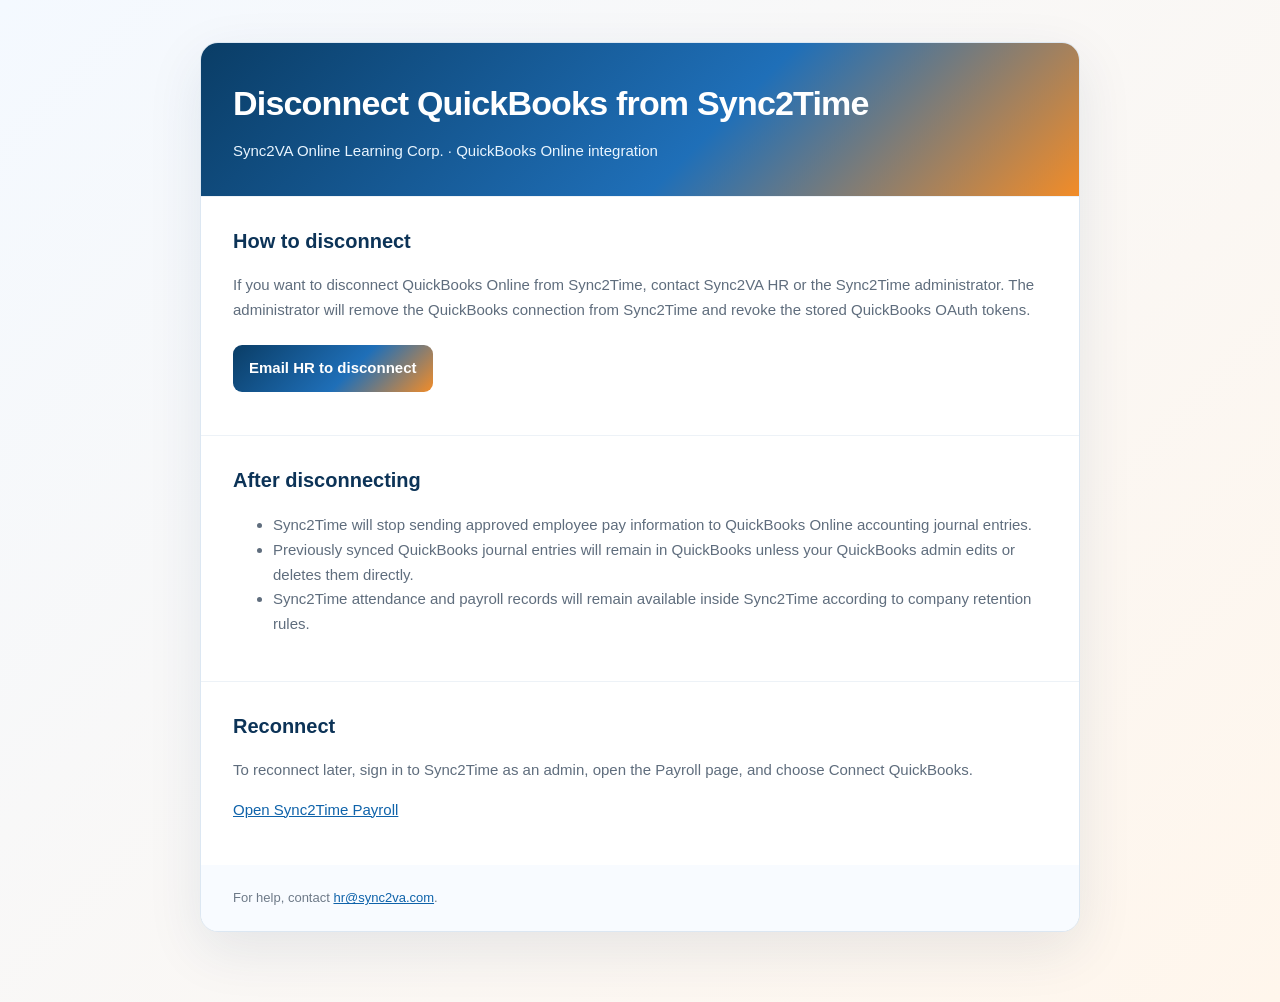
<file: quickbooks-disconnect.html>
<!doctype html>
<html lang="en">
<head>
  <meta charset="UTF-8" />
  <meta name="viewport" content="width=device-width, initial-scale=1.0" />
  <title>Disconnect QuickBooks from Sync2Time</title>
  <style>
    :root{--blue:#0a3d66;--orange:#f28c28;--ink:#172235;--muted:#5f6d7d;--line:#dce7f2}
    body{margin:0;font-family:Arial,Helvetica,sans-serif;background:linear-gradient(135deg,#f4f9ff,#fff6ec);color:var(--ink);line-height:1.65}
    main{max-width:880px;margin:0 auto;padding:42px 22px 70px}
    .card{background:#fff;border:1px solid var(--line);border-radius:18px;box-shadow:0 18px 55px #163a5d18;overflow:hidden}
    header{padding:32px;background:linear-gradient(135deg,var(--blue),#1f6fb8 58%,var(--orange));color:#fff}
    h1{margin:0 0 8px;font-size:34px;letter-spacing:-.8px}
    header p{margin:0;color:#e9f5ff}
    section{padding:28px 32px;border-top:1px solid #edf2f7}
    h2{font-size:20px;margin:0 0 10px;color:#0c3357}
    p,li{font-size:15px;color:var(--muted)}
    a{color:#0f63aa}
    .button{display:inline-block;background:linear-gradient(135deg,#0a3d66,#1f6fb8 58%,#f28c28);color:#fff;text-decoration:none;border-radius:9px;padding:11px 16px;font-weight:700;margin-top:8px}
    footer{padding:22px 32px;color:#6e7a88;font-size:13px;background:#f8fbff}
  </style>
</head>
<body>
  <main>
    <article class="card">
      <header>
        <h1>Disconnect QuickBooks from Sync2Time</h1>
        <p>Sync2VA Online Learning Corp. · QuickBooks Online integration</p>
      </header>

      <section>
        <h2>How to disconnect</h2>
        <p>If you want to disconnect QuickBooks Online from Sync2Time, contact Sync2VA HR or the Sync2Time administrator. The administrator will remove the QuickBooks connection from Sync2Time and revoke the stored QuickBooks OAuth tokens.</p>
        <p><a class="button" href="mailto:hr@sync2va.com?subject=Disconnect%20QuickBooks%20from%20Sync2Time">Email HR to disconnect</a></p>
      </section>

      <section>
        <h2>After disconnecting</h2>
        <ul>
          <li>Sync2Time will stop sending approved employee pay information to QuickBooks Online accounting journal entries.</li>
          <li>Previously synced QuickBooks journal entries will remain in QuickBooks unless your QuickBooks admin edits or deletes them directly.</li>
          <li>Sync2Time attendance and payroll records will remain available inside Sync2Time according to company retention rules.</li>
        </ul>
      </section>

      <section>
        <h2>Reconnect</h2>
        <p>To reconnect later, sign in to Sync2Time as an admin, open the Payroll page, and choose Connect QuickBooks.</p>
        <p><a href="https://time.sync2va.com/#payroll">Open Sync2Time Payroll</a></p>
      </section>

      <footer>For help, contact <a href="mailto:hr@sync2va.com">hr@sync2va.com</a>.</footer>
    </article>
  </main>
</body>
</html>
</file>
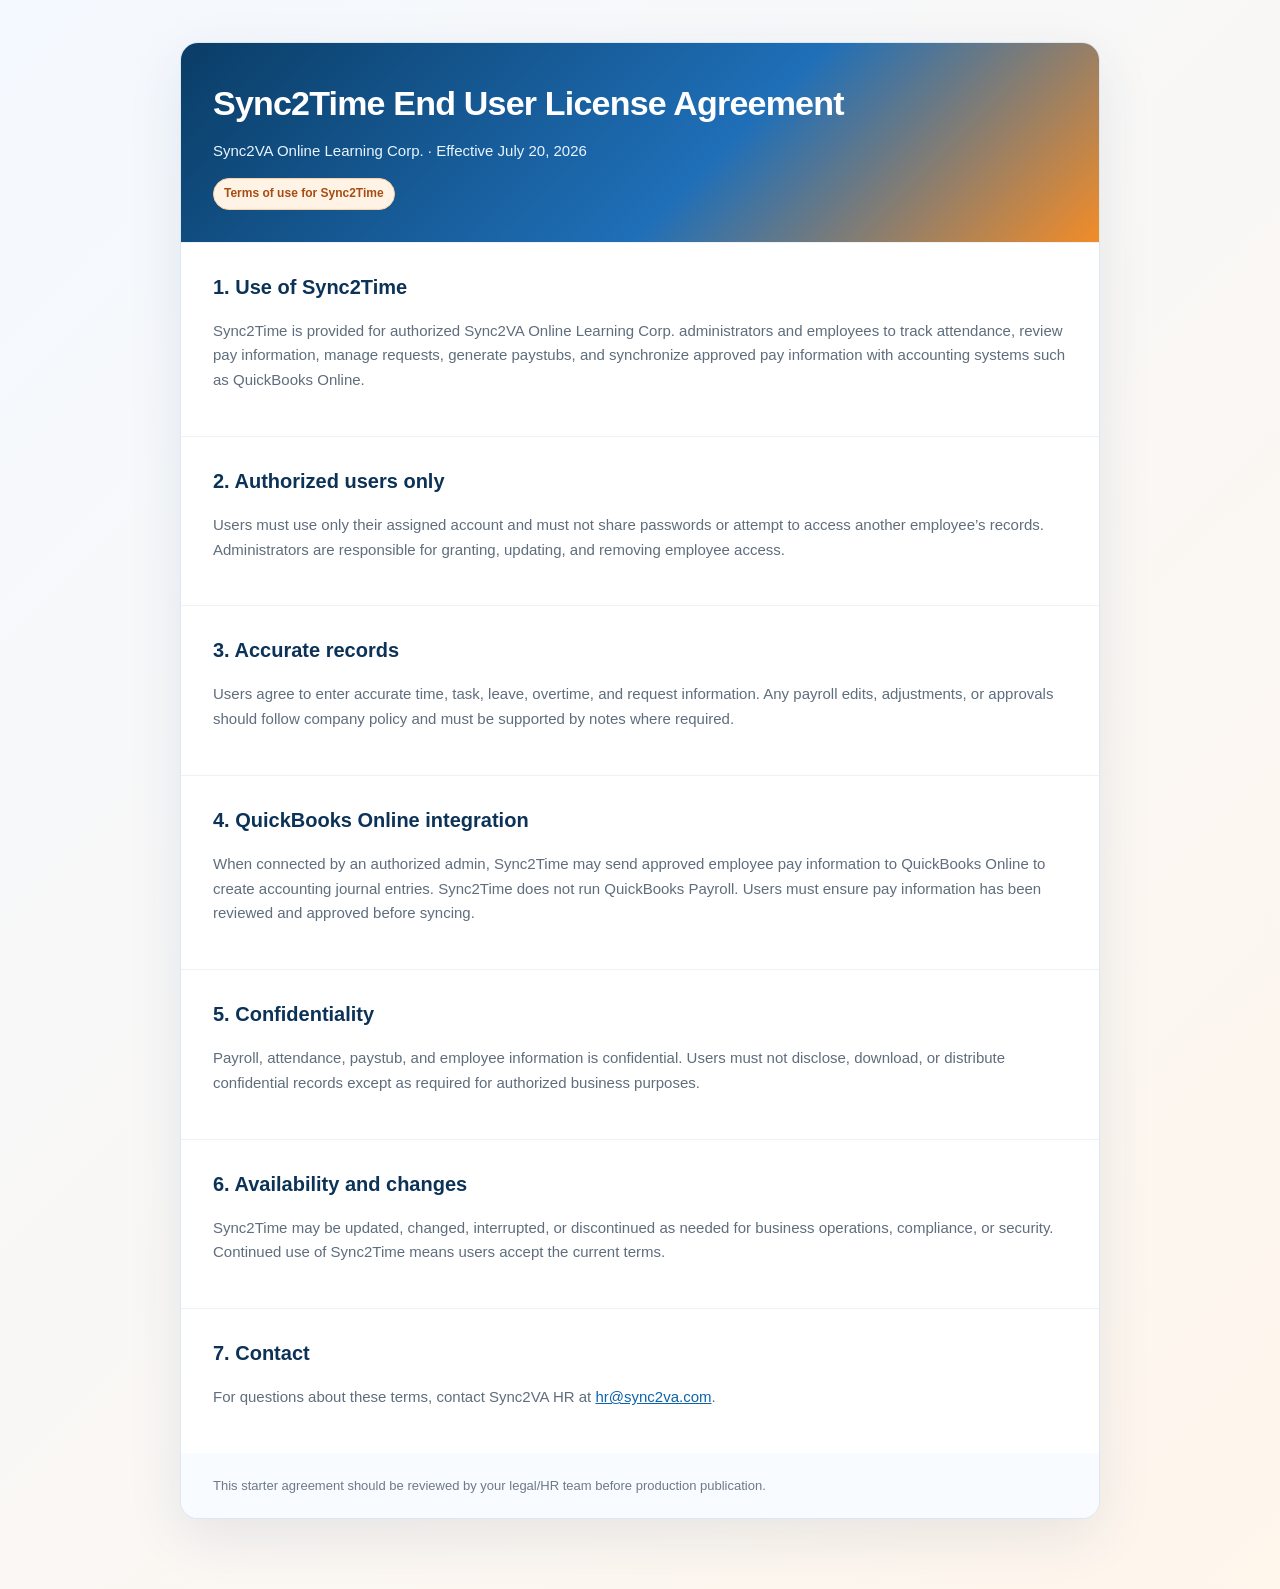
<file: quickbooks-eula.html>
<!doctype html>
<html lang="en">
<head>
  <meta charset="UTF-8" />
  <meta name="viewport" content="width=device-width, initial-scale=1.0" />
  <title>Sync2Time End User License Agreement</title>
  <style>
    :root{--blue:#0a3d66;--orange:#f28c28;--ink:#172235;--muted:#5f6d7d;--line:#dce7f2}
    body{margin:0;font-family:Arial,Helvetica,sans-serif;background:linear-gradient(135deg,#f4f9ff,#fff6ec);color:var(--ink);line-height:1.65}
    main{max-width:920px;margin:0 auto;padding:42px 22px 70px}
    .card{background:#fff;border:1px solid var(--line);border-radius:18px;box-shadow:0 18px 55px #163a5d18;overflow:hidden}
    header{padding:32px;background:linear-gradient(135deg,var(--blue),#1f6fb8 58%,var(--orange));color:#fff}
    h1{margin:0 0 8px;font-size:34px;letter-spacing:-.8px}
    header p{margin:0;color:#e9f5ff}
    section{padding:28px 32px;border-top:1px solid #edf2f7}
    h2{font-size:20px;margin:0 0 10px;color:#0c3357}
    p,li{font-size:15px;color:var(--muted)}
    a{color:#0f63aa}
    .badge{display:inline-block;background:#fff3e5;color:#a74c12;border:1px solid #ffd0a3;border-radius:999px;padding:5px 10px;font-weight:700;font-size:12px;margin-top:14px}
    footer{padding:22px 32px;color:#6e7a88;font-size:13px;background:#f8fbff}
  </style>
</head>
<body>
  <main>
    <article class="card">
      <header>
        <h1>Sync2Time End User License Agreement</h1>
        <p>Sync2VA Online Learning Corp. · Effective July 20, 2026</p>
        <span class="badge">Terms of use for Sync2Time</span>
      </header>

      <section>
        <h2>1. Use of Sync2Time</h2>
        <p>Sync2Time is provided for authorized Sync2VA Online Learning Corp. administrators and employees to track attendance, review pay information, manage requests, generate paystubs, and synchronize approved pay information with accounting systems such as QuickBooks Online.</p>
      </section>

      <section>
        <h2>2. Authorized users only</h2>
        <p>Users must use only their assigned account and must not share passwords or attempt to access another employee’s records. Administrators are responsible for granting, updating, and removing employee access.</p>
      </section>

      <section>
        <h2>3. Accurate records</h2>
        <p>Users agree to enter accurate time, task, leave, overtime, and request information. Any payroll edits, adjustments, or approvals should follow company policy and must be supported by notes where required.</p>
      </section>

      <section>
        <h2>4. QuickBooks Online integration</h2>
        <p>When connected by an authorized admin, Sync2Time may send approved employee pay information to QuickBooks Online to create accounting journal entries. Sync2Time does not run QuickBooks Payroll. Users must ensure pay information has been reviewed and approved before syncing.</p>
      </section>

      <section>
        <h2>5. Confidentiality</h2>
        <p>Payroll, attendance, paystub, and employee information is confidential. Users must not disclose, download, or distribute confidential records except as required for authorized business purposes.</p>
      </section>

      <section>
        <h2>6. Availability and changes</h2>
        <p>Sync2Time may be updated, changed, interrupted, or discontinued as needed for business operations, compliance, or security. Continued use of Sync2Time means users accept the current terms.</p>
      </section>

      <section>
        <h2>7. Contact</h2>
        <p>For questions about these terms, contact Sync2VA HR at <a href="mailto:hr@sync2va.com">hr@sync2va.com</a>.</p>
      </section>

      <footer>This starter agreement should be reviewed by your legal/HR team before production publication.</footer>
    </article>
  </main>
</body>
</html>
</file>
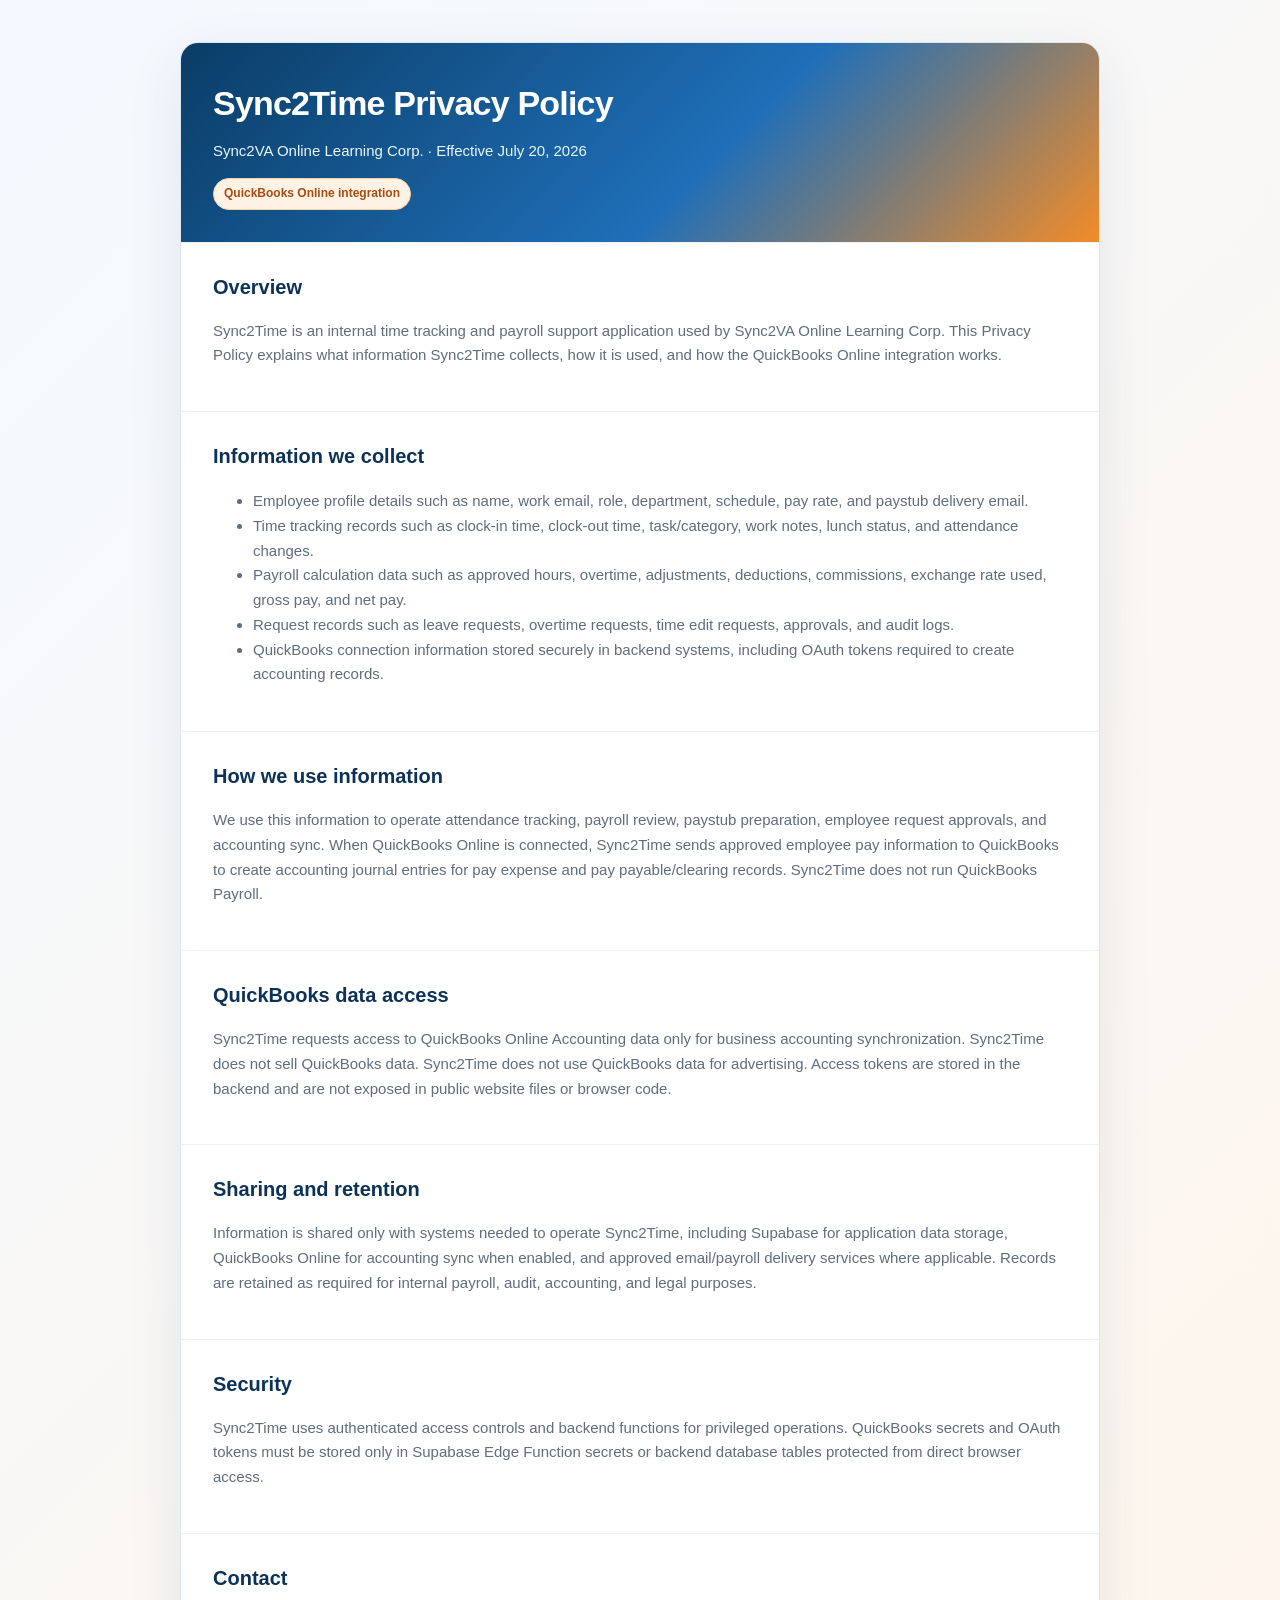
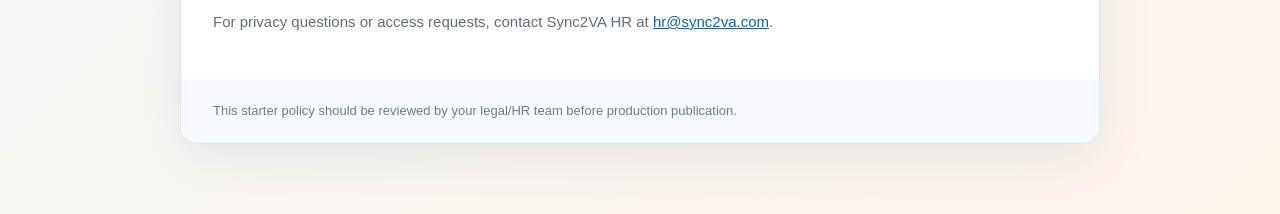
<file: quickbooks-privacy.html>
<!doctype html>
<html lang="en">
<head>
  <meta charset="UTF-8" />
  <meta name="viewport" content="width=device-width, initial-scale=1.0" />
  <title>Sync2Time Privacy Policy</title>
  <style>
    :root{--blue:#0a3d66;--orange:#f28c28;--ink:#172235;--muted:#5f6d7d;--line:#dce7f2}
    body{margin:0;font-family:Arial,Helvetica,sans-serif;background:linear-gradient(135deg,#f4f9ff,#fff6ec);color:var(--ink);line-height:1.65}
    main{max-width:920px;margin:0 auto;padding:42px 22px 70px}
    .card{background:#fff;border:1px solid var(--line);border-radius:18px;box-shadow:0 18px 55px #163a5d18;overflow:hidden}
    header{padding:32px;background:linear-gradient(135deg,var(--blue),#1f6fb8 58%,var(--orange));color:#fff}
    h1{margin:0 0 8px;font-size:34px;letter-spacing:-.8px}
    header p{margin:0;color:#e9f5ff}
    section{padding:28px 32px;border-top:1px solid #edf2f7}
    h2{font-size:20px;margin:0 0 10px;color:#0c3357}
    p,li{font-size:15px;color:var(--muted)}
    a{color:#0f63aa}
    .badge{display:inline-block;background:#fff3e5;color:#a74c12;border:1px solid #ffd0a3;border-radius:999px;padding:5px 10px;font-weight:700;font-size:12px;margin-top:14px}
    footer{padding:22px 32px;color:#6e7a88;font-size:13px;background:#f8fbff}
  </style>
</head>
<body>
  <main>
    <article class="card">
      <header>
        <h1>Sync2Time Privacy Policy</h1>
        <p>Sync2VA Online Learning Corp. · Effective July 20, 2026</p>
        <span class="badge">QuickBooks Online integration</span>
      </header>

      <section>
        <h2>Overview</h2>
        <p>Sync2Time is an internal time tracking and payroll support application used by Sync2VA Online Learning Corp. This Privacy Policy explains what information Sync2Time collects, how it is used, and how the QuickBooks Online integration works.</p>
      </section>

      <section>
        <h2>Information we collect</h2>
        <ul>
          <li>Employee profile details such as name, work email, role, department, schedule, pay rate, and paystub delivery email.</li>
          <li>Time tracking records such as clock-in time, clock-out time, task/category, work notes, lunch status, and attendance changes.</li>
          <li>Payroll calculation data such as approved hours, overtime, adjustments, deductions, commissions, exchange rate used, gross pay, and net pay.</li>
          <li>Request records such as leave requests, overtime requests, time edit requests, approvals, and audit logs.</li>
          <li>QuickBooks connection information stored securely in backend systems, including OAuth tokens required to create accounting records.</li>
        </ul>
      </section>

      <section>
        <h2>How we use information</h2>
        <p>We use this information to operate attendance tracking, payroll review, paystub preparation, employee request approvals, and accounting sync. When QuickBooks Online is connected, Sync2Time sends approved employee pay information to QuickBooks to create accounting journal entries for pay expense and pay payable/clearing records. Sync2Time does not run QuickBooks Payroll.</p>
      </section>

      <section>
        <h2>QuickBooks data access</h2>
        <p>Sync2Time requests access to QuickBooks Online Accounting data only for business accounting synchronization. Sync2Time does not sell QuickBooks data. Sync2Time does not use QuickBooks data for advertising. Access tokens are stored in the backend and are not exposed in public website files or browser code.</p>
      </section>

      <section>
        <h2>Sharing and retention</h2>
        <p>Information is shared only with systems needed to operate Sync2Time, including Supabase for application data storage, QuickBooks Online for accounting sync when enabled, and approved email/payroll delivery services where applicable. Records are retained as required for internal payroll, audit, accounting, and legal purposes.</p>
      </section>

      <section>
        <h2>Security</h2>
        <p>Sync2Time uses authenticated access controls and backend functions for privileged operations. QuickBooks secrets and OAuth tokens must be stored only in Supabase Edge Function secrets or backend database tables protected from direct browser access.</p>
      </section>

      <section>
        <h2>Contact</h2>
        <p>For privacy questions or access requests, contact Sync2VA HR at <a href="mailto:hr@sync2va.com">hr@sync2va.com</a>.</p>
      </section>

      <footer>This starter policy should be reviewed by your legal/HR team before production publication.</footer>
    </article>
  </main>
</body>
</html>
</file>
